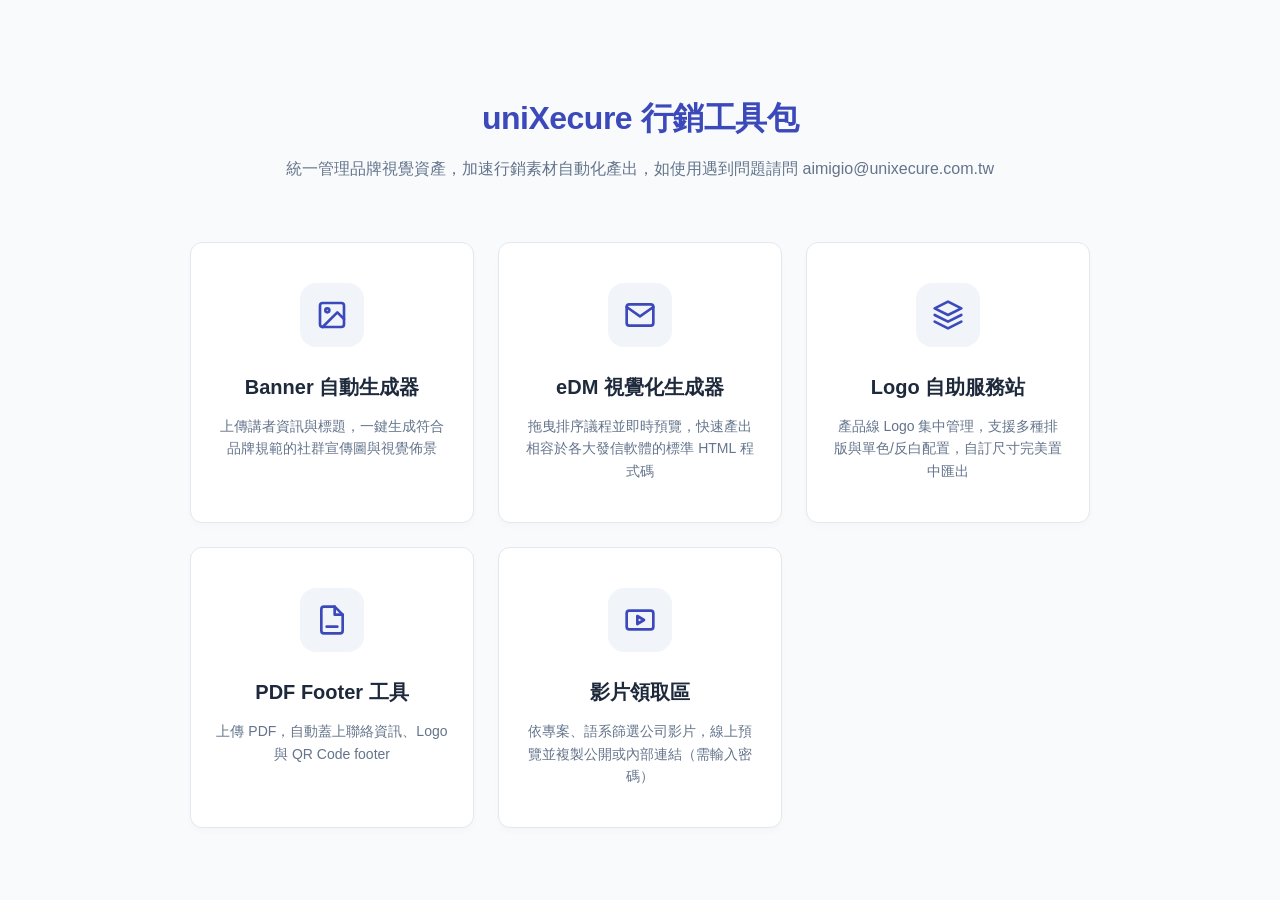
<file: index.html>
<!DOCTYPE html>
<html lang="zh-TW">
<head>
    <meta charset="UTF-8">
    <meta name="viewport" content="width=device-width, initial-width=1.0">
    <title>行銷設計自動化工具包｜uniXecure</title>
    <link rel="icon" href="https://www.unixecure.com/favicon.ico" type="image/x-icon">
    <link rel="stylesheet" href="./style.css">
<style>
    /* --- Dashboard 專屬網格與卡片樣式 --- */
    .tools-grid {
        display: grid;
        grid-template-columns: repeat(auto-fit, minmax(260px, 1fr));
        gap: 24px;
        margin-top: 40px;
    }
    
    .tool-card {
        background: #ffffff;
        border: 1px solid var(--border-color);
        border-radius: 12px;
        padding: 40px 24px;
        text-align: center;
        text-decoration: none;
        transition: all 0.3s ease;
        box-shadow: 0 4px 6px rgba(0,0,0,0.02);
        display: flex;
        flex-direction: column;
        align-items: center;
    }
    
    .tool-card:hover {
        transform: translateY(-5px);
        box-shadow: 0 12px 20px rgba(60, 73, 186, 0.1);
        border-color: var(--primary);
    }
    
    .tool-icon {
        width: 64px;
        height: 64px;
        background: #f1f5f9;
        border-radius: 16px;
        display: flex;
        align-items: center;
        justify-content: center;
        margin-bottom: 24px;
        color: var(--primary);
        transition: background 0.3s ease;
    }
    
    .tool-card:hover .tool-icon {
        background: #e0e7ff;
    }

    .tool-card h2 {
        font-size: 20px;
        font-weight: bold;
        margin: 0 0 12px 0;
        color: var(--text-main);
    }
    
    .tool-card p {
        font-size: 14px;
        color: var(--text-muted);
        margin: 0;
        line-height: 1.6;
    }
</style>
</head>
<body class="dashboard-body">

    <div class="container">
        <header class="dashboard-header">
            <h1>uniXecure 行銷工具包</h1>
            <p style="color: var(--text-muted); font-size: 16px; margin-top: 8px;">
                統一管理品牌視覺資產，加速行銷素材自動化產出，如使用遇到問題請問 aimigio@unixecure.com.tw
            </p>
        </header>
        
        <main class="tools-grid">
            
            <a href="./banner-maker/index.html" class="tool-card">
                <div class="tool-icon">
                    <svg width="32" height="32" viewBox="0 0 24 24" fill="none" stroke="currentColor" stroke-width="2" stroke-linecap="round" stroke-linejoin="round">
                        <rect x="3" y="3" width="18" height="18" rx="2" ry="2"></rect>
                        <circle cx="8.5" cy="8.5" r="1.5"></circle>
                        <polyline points="21 15 16 10 5 21"></polyline>
                    </svg>
                </div>
                <h2>Banner 自動生成器</h2>
                <p>上傳講者資訊與標題，一鍵生成符合品牌規範的社群宣傳圖與視覺佈景</p>
            </a>

            <a href="./edm-editor/index.html" class="tool-card">
                <div class="tool-icon">
                    <svg width="32" height="32" viewBox="0 0 24 24" fill="none" stroke="currentColor" stroke-width="2" stroke-linecap="round" stroke-linejoin="round">
                        <path d="M4 4h16c1.1 0 2 .9 2 2v12c0 1.1-.9 2-2 2H4c-1.1 0-2-.9-2-2V6c0-1.1.9-2 2-2z"></path>
                        <polyline points="22,6 12,13 2,6"></polyline>
                    </svg>
                </div>
                <h2>eDM 視覺化生成器</h2>
                <p>拖曳排序議程並即時預覽，快速產出相容於各大發信軟體的標準 HTML 程式碼</p>
            </a>

            <a href="./logo-portal/index.html" class="tool-card">
                <div class="tool-icon">
                    <svg width="32" height="32" viewBox="0 0 24 24" fill="none" stroke="currentColor" stroke-width="2" stroke-linecap="round" stroke-linejoin="round">
                        <polygon points="12 2 2 7 12 12 22 7 12 2"></polygon>
                        <polyline points="2 17 12 22 22 17"></polyline>
                        <polyline points="2 12 12 17 22 12"></polyline>
                    </svg>
                </div>
                <h2>Logo 自助服務站</h2>
                <p>產品線 Logo 集中管理，支援多種排版與單色/反白配置，自訂尺寸完美置中匯出</p>
            </a>

            <a href="./pdf-footer/index.html" class="tool-card">
                <div class="tool-icon">
                    <svg width="32" height="32" viewBox="0 0 24 24" fill="none" stroke="currentColor" stroke-width="2" stroke-linecap="round" stroke-linejoin="round">
                        <path d="M14 2H6a2 2 0 0 0-2 2v16a2 2 0 0 0 2 2h12a2 2 0 0 0 2-2V8z"></path>
                        <polyline points="14 2 14 8 20 8"></polyline>
                        <line x1="8" y1="17" x2="16" y2="17"></line>
                    </svg>
                </div>
                <h2>PDF Footer 工具</h2>
                <p>上傳 PDF，自動蓋上聯絡資訊、Logo 與 QR Code footer</p>
            </a>

            <a href="./video-hub/index.html" class="tool-card">
                <div class="tool-icon">
                    <svg width="32" height="32" viewBox="0 0 24 24" fill="none" stroke="currentColor" stroke-width="2" stroke-linecap="round" stroke-linejoin="round">
                        <rect x="2" y="5" width="20" height="14" rx="2"></rect>
                        <polygon points="10 9 15 12 10 15 10 9"></polygon>
                    </svg>
                </div>
                <h2>影片領取區</h2>
                <p>依專案、語系篩選公司影片，線上預覽並複製公開或內部連結（需輸入密碼）</p>
            </a>

        </main>
    </div>

<script src="./js/common.js"></script>
</body>
</html>
</file>
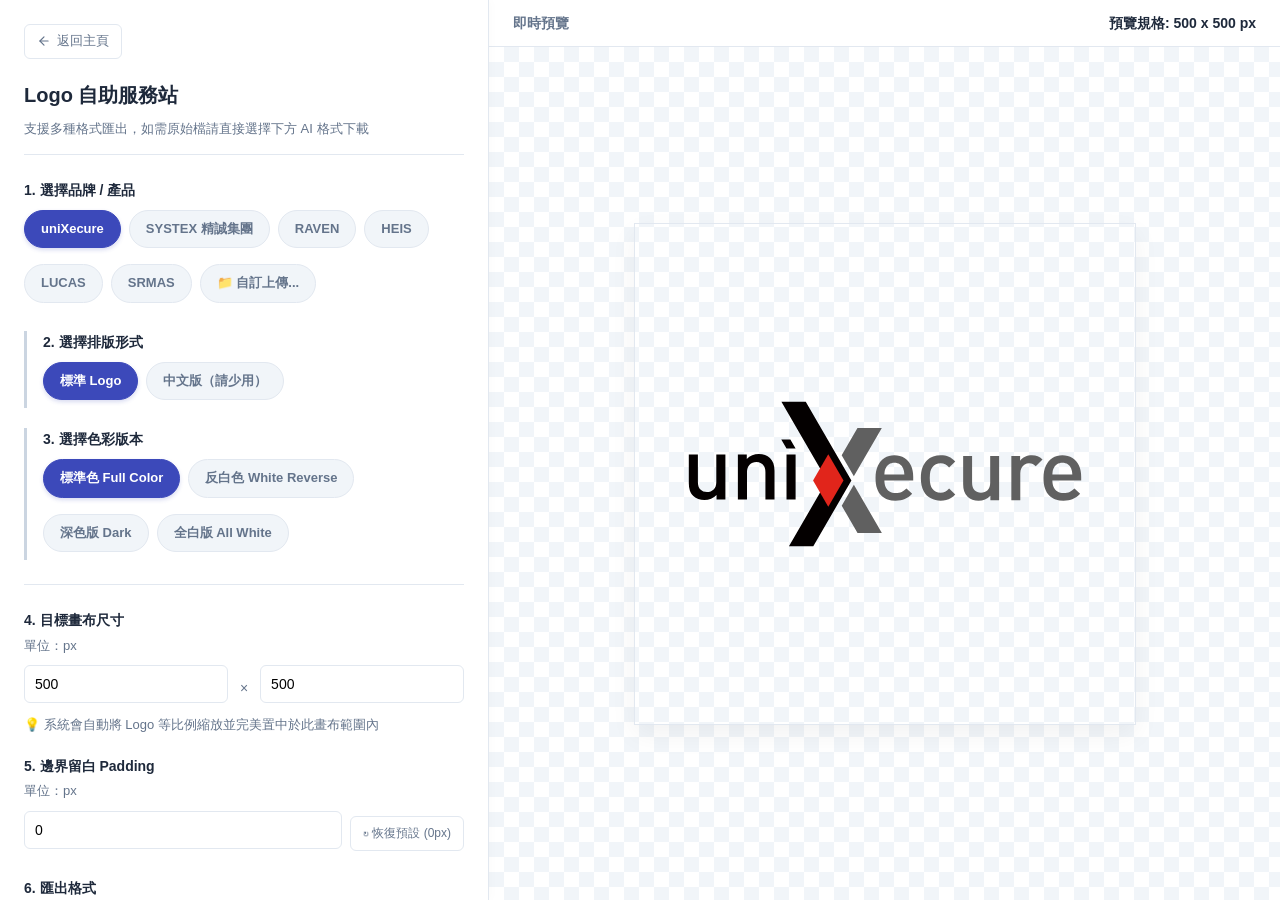
<file: logo-portal/index.html>
<!DOCTYPE html>
<html lang="zh-TW">
<head>
    <meta charset="UTF-8">
    <title>Logo 自助服務站｜uniXecure</title>
    <link rel="icon" href="https://www.unixecure.com/favicon.ico" type="image/x-icon">
    <link rel="stylesheet" href="../style.css">
</head>
<body class="tool-layout">

  <div class="sidebar">
    <a href="../index.html" class="back-to-home">
        <svg width="14" height="14" viewBox="0 0 24 24" fill="none" stroke="currentColor" stroke-width="2" stroke-linecap="round" stroke-linejoin="round" style="margin-right: 6px;"><line x1="19" y1="12" x2="5" y2="12"></line><polyline points="12 19 5 12 12 5"></polyline></svg>
        返回主頁
    </a>
    <div class="header">
      <h1>Logo 自助服務站</h1>
      <p>支援多種格式匯出，如需原始檔請直接選擇下方 AI 格式下載</p>
    </div>

    <div class="form-group">
      <label>1. 選擇品牌 / 產品</label>
      <div class="radio-group" id="brand-group">
        <div class="radio-pill"><input type="radio" name="brand" id="b-uni" value="unixecure"><label for="b-uni">uniXecure</label></div>
        <div class="radio-pill"><input type="radio" name="brand" id="b-systex" value="systex"><label for="b-systex">SYSTEX 精誠集團</label></div>
        <div class="radio-pill"><input type="radio" name="brand" id="b-raven" value="raven"><label for="b-raven">RAVEN</label></div>
        <div class="radio-pill"><input type="radio" name="brand" id="b-heis" value="heis"><label for="b-heis">HEIS</label></div>
        <div class="radio-pill"><input type="radio" name="brand" id="b-lucas" value="lucas"><label for="b-lucas">LUCAS</label></div>
        <div class="radio-pill"><input type="radio" name="brand" id="b-srmas" value="srmas"><label for="b-srmas">SRMAS</label></div>
        <div id="agent-brands-container" style="display:contents;"></div>
        <div class="radio-pill"><input type="radio" name="brand" id="b-upload" value="upload"><label for="b-upload">📁 自訂上傳...</label></div>
      </div>
      
      <div id="upload-area" style="display: none; margin-top: 12px;">
        <div class="file-upload-wrapper">
          <label class="file-upload-btn" style="width: 100%; text-align: center;">
            點擊選擇本地檔案...
            <input type="file" id="f-upload" accept="image/png, image/jpeg, image/svg+xml" onchange="handleFileUpload(event)">
          </label>
        </div>
      </div>
    </div>

    <div class="form-group dynamic-section" id="layout-section">
      <label>2. 選擇排版形式</label>
      <div class="radio-group" id="layout-group"></div>
    </div>

    <div class="form-group dynamic-section" id="color-section">
      <label>3. 選擇色彩版本</label>
      <div class="radio-group" id="color-group"></div>
    </div>

    <hr style="border:0; border-top:1px solid #e2e8f0; margin: 24px 0;">

    <div class="form-group">
      <label>4. 目標畫布尺寸</label>
      <p class="field-hint" style="margin-top:-4px;">單位：px</p>
      <div class="size-inputs">
        <input type="number" id="f-width" class="input-field" value="500" min="50" oninput="drawCanvas()" placeholder="寬度">
        <span>×</span>
        <input type="number" id="f-height" class="input-field" value="500" min="50" oninput="drawCanvas()" placeholder="高度">
      </div>
      <p class="field-hint">💡 系統會自動將 Logo 等比例縮放並完美置中於此畫布範圍內</p>
    </div>

    <div class="form-group">
      <label>5. 邊界留白 Padding</label>
      <p class="field-hint" style="margin-top:-4px;">單位：px</p>
      <div class="padding-wrapper">
        <input type="number" id="f-padding" class="input-field" value="0" min="0" oninput="drawCanvas()" style="flex:1;">
        <button type="button" class="btn-sm-outline" onclick="resetPadding()">↻ 恢復預設 (0px)</button>
      </div>
    </div>

    <div class="form-group">
      <label>6. 匯出格式</label>
      <div class="radio-group">
        <div class="radio-pill"><input type="radio" name="format" id="fmt-png" value="png" checked onchange="handleFormatChange()"><label for="fmt-png">PNG 透明底</label></div>
        <div class="radio-pill"><input type="radio" name="format" id="fmt-jpg" value="jpg" onchange="handleFormatChange()"><label for="fmt-jpg">JPG 含背景</label></div>
        <div class="radio-pill"><input type="radio" name="format" id="fmt-svg" value="svg" onchange="handleFormatChange()"><label for="fmt-svg">SVG 向量檔</label></div>
        <div class="radio-pill"><input type="radio" name="format" id="fmt-ai" value="ai" onchange="handleFormatChange()"><label for="fmt-ai">AI 原始檔</label></div>
      </div>
      <p id="format-hint" style="font-size: 13px; font-weight: bold; color: var(--primary); margin-top: 12px; display: none;"></p>
    </div>

    <div class="form-group">
      <label>7. 畫布背景設定</label>
      <div class="radio-group">
        <div class="radio-pill"><input type="radio" name="bg" id="bg-trans" value="transparent" checked onchange="drawCanvas()"><label for="bg-trans">透明背景</label></div>
        <div class="radio-pill"><input type="radio" name="bg" id="bg-white" value="#ffffff" onchange="drawCanvas()"><label for="bg-white">純白背景</label></div>
        <div class="radio-pill"><input type="radio" name="bg" id="bg-custom" value="custom" onchange="drawCanvas()"><label for="bg-custom">自訂顏色</label></div>
      </div>
      <div class="color-picker-wrapper" id="custom-bg-picker">
        <input type="color" id="f-bg-color" value="#f8fafc" oninput="drawCanvas()">
        <span style="font-size: 13px;">選擇顏色</span>
      </div>
    </div>

    <button class="btn-download" id="main-download-btn" onclick="downloadImage()">
      <svg xmlns="http://www.w3.org/2000/svg" width="20" height="20" viewBox="0 0 24 24" fill="none" stroke="currentColor" stroke-width="2" stroke-linecap="round" stroke-linejoin="round" style="margin-right: 8px;">
        <path d="M21 15v4a2 2 0 0 1-2 2H5a2 2 0 0 1-2-2v-4"></path>
        <polyline points="7 10 12 15 17 10"></polyline>
        <line x1="12" y1="15" x2="12" y2="3"></line>
      </svg>
      <span>下載 PNG 圖檔</span>
    </button>
  </div>

  <div class="preview-container">
    <div class="preview-header">
      <span>即時預覽</span>
      <span id="output-info" style="font-weight:bold; text-align: right; word-break: break-all;">畫布初始化中...</span>
    </div>
    <div class="canvas-wrapper">
      <canvas id="preview-canvas"></canvas>
    </div>
  </div>

  <script src="../js/common.js" defer></script>
  <script src="script.js" defer></script>
</body>
</html>
</file>
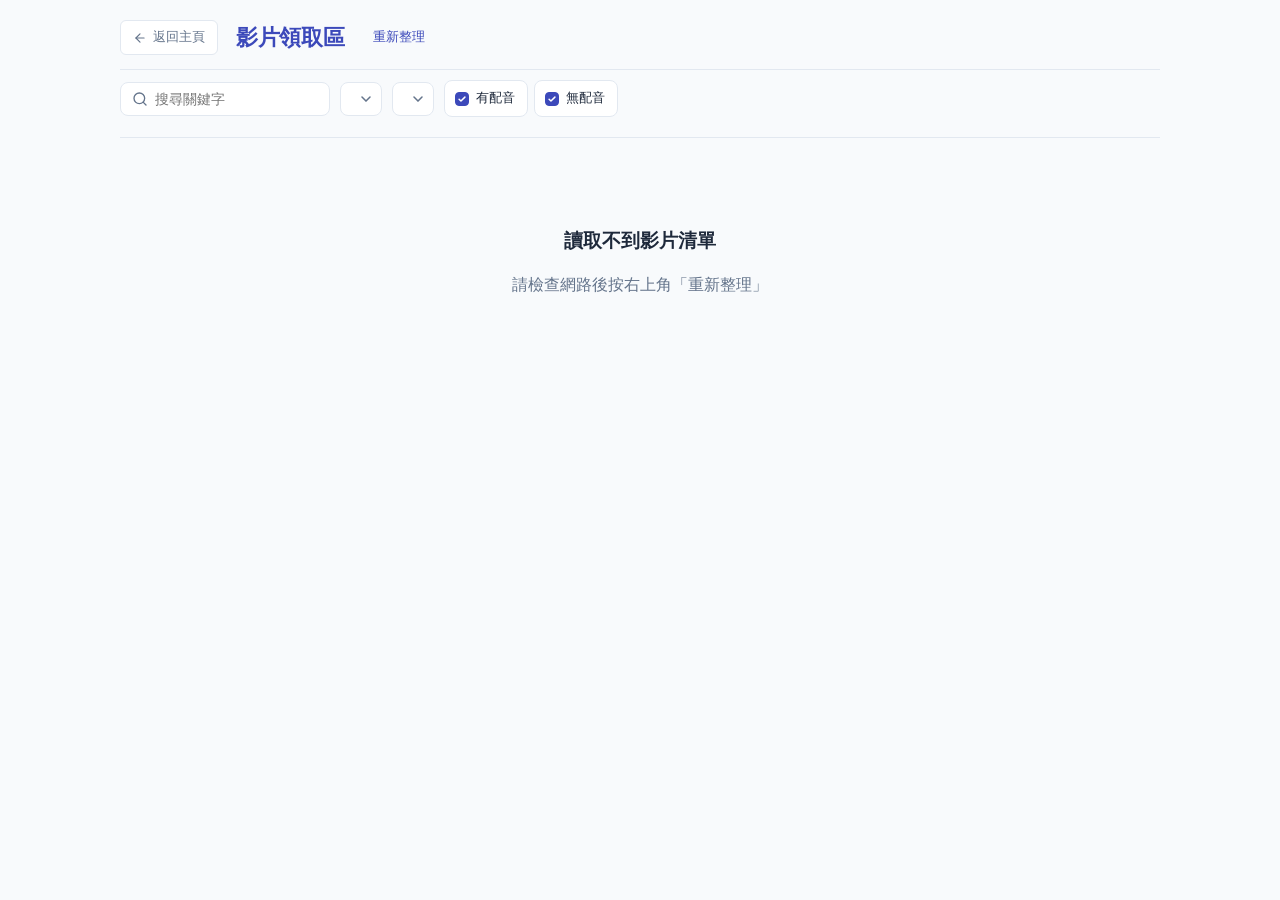
<file: video-hub/index.html>
<!DOCTYPE html>
<html lang="zh-TW">
<head>
    <meta charset="UTF-8">
    <meta name="viewport" content="width=device-width, initial-scale=1.0">
    <meta name="robots" content="noindex, nofollow">
    <title>影片領取區｜uniXecure</title>
    <link rel="icon" href="https://www.unixecure.com/favicon.ico" type="image/x-icon">
    <link rel="stylesheet" href="../style.css">
    <style>
        .vh-wrap { max-width: 1040px; margin: 0 auto; padding: 16px 20px 80px; }

        /* 頂部：標題、連結說明、更新資訊同一排 */
        .vh-top { display: flex; align-items: center; gap: 10px 18px; flex-wrap: wrap; padding: 4px 0 14px; }
        .vh-top .back-to-home { margin: 0; flex-shrink: 0; }
        .vh-top h1 { margin: 0; font-size: 22px; color: var(--primary); letter-spacing: -0.3px; white-space: nowrap; }
        .vh-meta { display: flex; align-items: center; gap: 10px; font-size: 12.5px; color: var(--text-muted); white-space: nowrap; }
        .vh-link-btn { background: none; border: none; padding: 0; color: var(--primary); font-size: 12.5px; cursor: pointer; font-family: inherit; }
        .vh-link-btn:hover { text-decoration: underline; }

        /* 篩選列 */
        .vh-sticky { display: contents; }
        .vh-toolbar { z-index: 20; background: rgba(248, 250, 252, 0.95); backdrop-filter: blur(8px); padding: 10px 0; border-top: 1px solid var(--border-color); border-bottom: 1px solid var(--border-color); display: flex; flex-direction: column; gap: 10px; }
        .vh-row { display: flex; align-items: center; gap: 10px; flex-wrap: wrap; }
        .vh-ftoggle { display: none; align-items: center; gap: 6px; padding: 8px 12px; border: 1px solid var(--border-color); border-radius: 8px; background: #fff; font-size: 14px; font-family: inherit; color: var(--text-main); cursor: pointer; }
        .vh-ftoggle[aria-expanded="true"] { border-color: var(--primary); color: var(--primary); }
        #vh-fcount:not(:empty) { min-width: 18px; padding: 0 5px; box-sizing: border-box; border-radius: 999px; background: var(--primary); color: #fff; font-size: 11.5px; font-weight: 700; line-height: 18px; text-align: center; }
        .vh-search { position: relative; flex: 0 1 210px; min-width: 150px; }
        .vh-search svg { position: absolute; left: 12px; top: 50%; transform: translateY(-50%); color: var(--text-muted); pointer-events: none; }
        .vh-search input { width: 100%; box-sizing: border-box; padding: 8px 12px 8px 34px; border: 1px solid var(--border-color); border-radius: 8px; font-size: 14px; background: #fff; font-family: inherit; color: var(--text-main); }
        .vh-search input:focus, .vh-select:focus { outline: none; border-color: var(--primary); box-shadow: 0 0 0 3px rgba(60, 73, 186, 0.1); }
        .vh-select { appearance: none; -webkit-appearance: none; border: 1px solid var(--border-color); border-radius: 8px; background: #fff url("data:image/svg+xml,%3Csvg xmlns='http://www.w3.org/2000/svg' width='10' height='6' viewBox='0 0 10 6'%3E%3Cpath d='M1 1l4 4 4-4' stroke='%2364748b' stroke-width='1.5' fill='none' stroke-linecap='round'/%3E%3C/svg%3E") no-repeat right 10px center; padding: 8px 28px 8px 12px; font-size: 14px; font-family: inherit; color: var(--text-main); cursor: pointer; max-width: 200px; }
        .vh-select.on { border-color: var(--primary); color: var(--primary); font-weight: 700; background-color: rgba(60, 73, 186, 0.05); }
        .vh-pill-group { display: inline-flex; align-items: center; gap: 6px; flex-wrap: wrap; }
        .vh-pill { cursor: pointer; }
        .vh-pill input { position: absolute; opacity: 0; pointer-events: none; }
        .vh-pillbtn { display: inline-block; padding: 6px 13px; border: 1px solid var(--border-color); border-radius: 999px; background: #fff; font-size: 13px; color: var(--text-main); font-family: inherit; cursor: pointer; transition: all 0.15s ease; }
        .vh-pillbtn:hover { border-color: var(--primary); color: var(--primary); }
        .vh-pillbtn[style] { color: var(--pc); border-color: color-mix(in srgb, var(--pc) 45%, #fff); font-weight: 600; }
        .vh-pillbtn[style]:hover { border-color: var(--pc); background: color-mix(in srgb, var(--pc) 7%, #fff); color: var(--pc); }
        .vh-pillbtn[aria-pressed="true"] { background: var(--primary); border-color: var(--primary); color: #fff; font-weight: 700; }
        .vh-pillbtn[style][aria-pressed="true"] { background: var(--pc); border-color: var(--pc); color: #fff; }
        .vh-pill span { display: inline-flex; align-items: center; gap: 7px; padding: 7px 12px 7px 10px; border: 1px solid var(--border-color); border-radius: 8px; background: #fff; font-size: 13px; color: var(--text-main); transition: border-color 0.15s ease; }
        .vh-pill span::before { content: ''; width: 14px; height: 14px; box-sizing: border-box; border: 1.5px solid #b3bccb; border-radius: 4px; background: #fff center / 10px no-repeat; }
        .vh-pill:hover span { border-color: var(--primary); }
        .vh-pill input:checked + span::before { border-color: var(--primary); background-color: var(--primary); background-image: url("data:image/svg+xml,%3Csvg xmlns='http://www.w3.org/2000/svg' viewBox='0 0 24 24' fill='none' stroke='white' stroke-width='3.5' stroke-linecap='round' stroke-linejoin='round'%3E%3Cpath d='M5 12.5l4.5 4.5L19 7.5'/%3E%3C/svg%3E"); }
        .vh-pill input:focus-visible + span { box-shadow: 0 0 0 3px rgba(60, 73, 186, 0.25); }
        #vh-count { font-size: 14px; color: var(--text-muted); white-space: nowrap; margin-left: auto; }
        #vh-count b { color: var(--primary); font-size: 16px; }

        /* 影片列表：外層一張卡片（依專案時一組一張），裡面一支影片一行 */
        .vh-list { display: flex; flex-direction: column; gap: 14px; margin-top: 18px; }
        .vh-gcard { background: #fff; border: 1px solid var(--border-color); border-radius: 12px; overflow: hidden; }
        .vh-group { display: flex; align-items: baseline; gap: 8px; margin: 0; padding: 16px 16px 6px; font-size: 18px; font-weight: 800; }
        .vh-group small { white-space: nowrap; font-size: 12.5px; font-weight: 400; color: var(--text-muted); }
        .vh-item { display: flex; align-items: center; gap: 12px; min-height: 48px; box-sizing: border-box; padding: 8px 12px 8px 16px; border-top: 1px solid #eef1f6; transition: background 0.15s ease; }
        .vh-group + .vh-item, .vh-gcard > .vh-item:first-child { border-top: none; }
        .vh-item.can-open { cursor: pointer; }
        .vh-item.can-open:hover, .vh-item.can-open:focus-visible { outline: none; background: #f8fafc; }
        .vh-lang { flex-shrink: 0; text-align: center; background: #eef1f6; color: #334155; font-size: 11.5px; font-weight: 600; padding: 2px 7px; border-radius: 999px; white-space: nowrap; }
        .vh-main { flex: 1; min-width: 0; display: flex; align-items: center; gap: 8px; }
        .vh-title { flex-shrink: 0; max-width: 60%; font-size: 14.5px; font-weight: 800; line-height: 1.4; color: var(--text-main); white-space: nowrap; overflow: hidden; text-overflow: ellipsis; }
        .vh-plus { margin: 0 5px; font-weight: 400; font-size: 12px; color: #b3bccb; }
        .vh-sep { margin: 0 5px; font-weight: 400; color: #b3bccb; }
        .vh-chip { flex-shrink: 0; font-size: 11px; font-weight: 700; padding: 1px 8px; border-radius: 999px; background: #eef1f6; color: #475569; white-space: nowrap; }
        .vh-chip.ver { background: #334155; color: #fff; }
        .vh-chip.dub { background: rgba(255, 180, 21, 0.22); color: #7a5300; }
        .vh-desc { flex: 1; min-width: 0; font-size: 12.5px; color: var(--text-muted); white-space: nowrap; overflow: hidden; text-overflow: ellipsis; }
        .vh-desc a { color: var(--primary); text-decoration: none; }
        .vh-desc a:hover { text-decoration: underline; }
        .vh-actions { display: flex; align-items: center; gap: 6px; flex-shrink: 0; }
        .vh-new { flex-shrink: 0; background: var(--danger); color: #fff; font-size: 10.5px; font-weight: 700; padding: 1px 7px; border-radius: 999px; }
        .vh-when { margin-right: 4px; font-size: 11.5px; color: var(--text-muted); white-space: nowrap; font-variant-numeric: tabular-nums; }
        .vh-btn { justify-content: center; border: 1px solid var(--border-color); background: #fff; color: var(--text-main); font-family: inherit; font-size: 12.5px; font-weight: 600; padding: 5px 11px; border-radius: 7px; cursor: pointer; display: inline-flex; align-items: center; gap: 6px; white-space: nowrap; }
        .vh-btn:hover:not(:disabled) { border-color: var(--primary); background: rgba(60, 73, 186, 0.06); color: var(--primary); }
        .vh-btn:disabled { opacity: 0.45; cursor: default; }

        .vh-state { grid-column: 1 / -1; text-align: center; padding: 70px 20px; color: var(--text-muted); }
        .vh-state h3 { color: var(--text-main); margin: 0 0 8px; }
        .vh-skel { height: 56px; border-radius: 12px; background: linear-gradient(100deg, #eef1f6 30%, #f8fafc 50%, #eef1f6 70%); background-size: 200% 100%; animation: vh-shine 1.3s linear infinite; }
        @keyframes vh-shine { to { background-position: -200% 0; } }

        .vh-btn { text-decoration: none; }

        #vh-toast { position: fixed; left: 50%; bottom: 32px; transform: translate(-50%, 20px); background: #0f172a; color: #fff; padding: 10px 18px; border-radius: 999px; font-size: 14px; opacity: 0; pointer-events: none; transition: all 0.25s ease; z-index: 300; }
        #vh-toast.error { background: var(--danger); }
        .vh-btn.done { border-color: #15803d; color: #15803d; background: rgba(21, 128, 61, 0.07); }
        #vh-toast.show { opacity: 1; transform: translate(-50%, 0); }

        @media (min-width: 900px) {
            .vh-toolbar { position: sticky; top: 0; }
        }
        @media (max-width: 640px) {
            .vh-list { gap: 10px; }
            /* 語系一欄，標題、說明、日期與按鈕都對齊在第二欄 */
            .vh-item { display: grid; grid-template-columns: auto 1fr auto; align-items: center; gap: 6px 8px; padding: 10px 12px; }
            .vh-main { flex-wrap: wrap; gap: 4px 8px; }
            .vh-title { max-width: 100%; white-space: normal; }
            .vh-desc { flex-basis: 100%; white-space: normal; display: -webkit-box; -webkit-line-clamp: 2; -webkit-box-orient: vertical; }
            .vh-lang { align-self: start; margin-top: 1px; }
            .vh-when { align-self: start; margin: 2px 0 0; }
            .vh-actions { grid-column: 2 / 4; justify-content: flex-end; }
            .vh-actions:empty { display: none; }
            /* 返回列和篩選列固定在上方；篩選收進「篩選」按鈕，第一排只留 搜尋｜支數｜篩選 */
            .vh-sticky { display: block; position: sticky; top: 0; z-index: 20; margin: -16px -20px 0; padding: 12px 20px 0; background: #f8fafc; max-height: 100vh; overflow-y: auto; }
            .vh-top { padding-bottom: 10px; }
            .vh-toolbar { border-top: none; }
            .vh-search { flex: 1 1 0; min-width: 0; order: 0; }
            #vh-count { order: 1; flex: none; margin-left: 0; }
            .vh-ftoggle { display: inline-flex; order: 2; }
            .vh-select, .vh-fdub { order: 3; }
            .vh-toolbar:not(.open) .vh-select, .vh-toolbar:not(.open) .vh-fdub, .vh-toolbar:not(.open) .vh-frow { display: none; }
            .vh-select { max-width: none; min-width: 0; flex: 1 1 45%; }
            #f-group { flex-basis: 100%; }
        }
    </style>
</head>
<body>
    <div class="vh-wrap">
        <div class="vh-sticky">
        <div class="vh-top">
            <a href="../index.html" class="back-to-home">
                <svg width="14" height="14" viewBox="0 0 24 24" fill="none" stroke="currentColor" stroke-width="2" stroke-linecap="round" stroke-linejoin="round" style="margin-right: 6px;"><line x1="19" y1="12" x2="5" y2="12"></line><polyline points="12 19 5 12 12 5"></polyline></svg>
                返回主頁
            </a>
            <h1>影片領取區</h1>
            <div class="vh-meta">
                <span id="vh-updated"></span>
                <button type="button" class="vh-link-btn" id="vh-refresh">重新整理</button>
            </div>
        </div>

        <div class="vh-toolbar" id="vh-toolbar">
            <div class="vh-row">
                <div class="vh-search">
                    <svg width="16" height="16" viewBox="0 0 24 24" fill="none" stroke="currentColor" stroke-width="2" stroke-linecap="round" stroke-linejoin="round"><circle cx="11" cy="11" r="8"></circle><line x1="21" y1="21" x2="16.65" y2="16.65"></line></svg>
                    <input id="vh-q" type="search" placeholder="搜尋關鍵字" autocomplete="off">
                </div>
                <button type="button" class="vh-ftoggle" id="vh-ftoggle" aria-expanded="false" aria-controls="vh-toolbar">篩選<span id="vh-fcount"></span></button>
                <select class="vh-select" id="f-group" data-key="group" aria-label="專案"></select>
                <select class="vh-select" id="f-lang" data-key="lang" aria-label="語系"></select>
                <div class="vh-pill-group vh-fdub" role="group" aria-label="配音">
                    <label class="vh-pill"><input type="checkbox" name="dub" value="配音" checked><span>有配音</span></label>
                    <label class="vh-pill"><input type="checkbox" name="dub" value="無" checked><span>無配音</span></label>
                </div>
                <span id="vh-count"></span>
            </div>
            <div class="vh-row vh-frow">
                <div class="vh-pill-group" id="f-product"></div>
            </div>
        </div>
        </div>

        <main id="vh-list" class="vh-list"></main>
    </div>


    <div id="vh-toast" role="status" aria-live="polite"></div>

    <script src="script.js"></script>
</body>
</html>
</file>
<file: style.css>
/* =========================================
   1. 全域變數與基礎字體設定 (三份 HTML 共用)
   ========================================= */
:root {
  --primary: #3c49ba;
  --secondary: #ffb415;
  --danger: #E1251B;
  --bg-color: #ffffff;
  --border-color: #e2e8f0;
  --text-main: #1e293b;
  --text-muted: #64748b;
}

body {
  margin: 0; 
  padding: 0;
  font-family: 'Helvetica Neue', Helvetica, Arial, 'Microsoft JhengHei', sans-serif;
  background-color: #f8fafc; 
  color: var(--text-main);
  line-height: 1.6;
}

/* =========================================
   2. 首頁專屬排版 (index.html 專用)
   ========================================= */
.dashboard-body {
  display: flex; flex-direction: column; align-items: center; justify-content: center; min-height: 100vh;
}
.container { width: 100%; max-width: 900px; padding: 40px 20px; }
.dashboard-header { text-align: center; margin-bottom: 60px; }
.dashboard-header h1 { font-size: 32px; font-weight: 700; color: var(--primary); margin-bottom: 12px; letter-spacing: -0.5px; }
.dashboard-header p { font-size: 16px; color: var(--text-muted); }
.tools-grid { display: grid; grid-template-columns: repeat(auto-fit, minmax(320px, 1fr)); gap: 30px; }
.tool-card { background-color: var(--bg-color); border: 1px solid var(--border-color); border-radius: 12px; padding: 40px 32px; text-decoration: none; color: inherit; transition: all 0.3s ease; box-shadow: 0 4px 6px rgba(0, 0, 0, 0.02); display: flex; flex-direction: column; align-items: flex-start; }
.tool-card:hover { transform: translateY(-4px); border-color: var(--primary); box-shadow: 0 12px 24px rgba(60, 73, 186, 0.15); }
.icon-wrapper { width: 48px; height: 48px; background-color: rgba(60, 73, 186, 0.08); border-radius: 10px; display: flex; align-items: center; justify-content: center; margin-bottom: 24px; color: var(--primary); }
.tool-title { font-size: 20px; font-weight: 600; margin-bottom: 8px; }
.tool-desc { font-size: 14px; color: var(--text-muted); margin-bottom: 24px; flex-grow: 1; }
.action-link { font-size: 14px; font-weight: 600; color: var(--primary); display: flex; align-items: center; gap: 4px; }
.action-link svg { transition: transform 0.2s ease; }
.tool-card:hover .action-link svg { transform: translateX(4px); }

/* =========================================
   3. 工具頁面共用排版 (Banner & EDM 專用)
   ========================================= */
.tool-layout {
  display: flex; 
  height: 100vh; 
  overflow: hidden;
}

.sidebar {
  width: 440px; 
  background-color: var(--bg-color);
  border-right: 1px solid var(--border-color);
  padding: 24px; 
  overflow-y: auto;
  box-shadow: 2px 0 10px rgba(0,0,0,0.02); 
  z-index: 10;
}

.header { margin-bottom: 24px; padding-bottom: 16px; border-bottom: 1px solid var(--border-color); }
.header h1 { margin: 0; font-size: 20px; color: var(--text-main); }
.header p { margin: 8px 0 0 0; font-size: 13px; color: var(--text-muted); line-height: 1.5;}

.preview-container {
  flex: 1; display: flex; flex-direction: column;
}

/* =========================================
   4. 表單與輸入框共用組件
   ========================================= */
.form-group { margin-bottom: 20px; }
.form-group label { display: block; font-size: 14px; font-weight: bold; margin-bottom: 8px; color: var(--text-main); }
.field-hint { margin: 4px 0 10px 0; font-size: 13px; color: var(--text-muted); line-height: 1.5; }

.input-field {
  width: 100%; padding: 10px; border: 1px solid var(--border-color);
  border-radius: 6px; font-size: 14px; box-sizing: border-box;
  transition: border-color 0.2s; margin-bottom: 8px;
  -webkit-appearance: none; appearance: none;
}
.input-field:focus { outline: none; border-color: var(--primary); box-shadow: 0 0 0 3px rgba(60, 73, 186, 0.1); }

/* =========================================
   5. 卡片與工具列共用組件
   ========================================= */
.section-card {
  background-color: #f8fafc; border: 1px solid var(--border-color);
  border-radius: 8px; padding: 16px; margin-bottom: 24px;
}
.section-card-primary {
  background-color: rgba(60, 73, 186, 0.06); border: 1px solid rgba(60, 73, 186, 0.25);
  border-radius: 8px; padding: 16px; margin-bottom: 24px;
}
.section-card-header {
  display: flex; align-items: center; gap: 10px; font-size: 15px;
  font-weight: bold; margin-bottom: 16px; padding-bottom: 12px; border-bottom: 1px solid var(--border-color); cursor: pointer;
}
.section-card-header.collapsed { margin-bottom: 0; padding-bottom: 0; border-bottom: none; }
.section-card-header input[type="checkbox"] { width: 20px; height: 20px; flex-shrink: 0; cursor: pointer; accent-color: var(--primary); }

.toolbar { display: flex; border: 1px solid var(--border-color); border-radius: 6px; overflow: hidden; width: fit-content; margin-bottom: 8px; }
.toolbar-btn {
  cursor: pointer; background: #fff; border: none; border-right: 1px solid var(--border-color);
  padding: 6px 12px; font-size: 13px; transition: background 0.1s;
}
.toolbar-btn:last-child { border-right: none; }
.toolbar-btn:hover { background: #f1f5f9; }

/* =========================================
   6. 下載按鈕共用樣式
   ========================================= */
.btn-download {
  box-sizing: border-box;
  display: flex; justify-content: center; align-items: center; gap: 8px;
  width: 100%; padding: 16px; background: linear-gradient(135deg, var(--primary), #2563eb);
  color: white; text-align: center; border: none; border-radius: 8px; 
  font-size: 16px; font-weight: bold; letter-spacing: 1px;
  cursor: pointer; box-shadow: 0 4px 6px -1px rgba(60, 73, 186, 0.4);
  transition: all 0.2s ease; margin-top: 30px; margin-bottom: 80px;
}
.btn-download:hover { transform: translateY(-2px); box-shadow: 0 6px 12px -2px rgba(60, 73, 186, 0.5); }
.btn-download:active { transform: translateY(0); box-shadow: 0 2px 4px -1px rgba(60, 73, 186, 0.4); }
.btn-download:disabled { opacity: 0.5; cursor: not-allowed; box-shadow: none; transform: none; }


/* ==========================================
   7. 共用返回主頁按鈕樣式 (Sidebar 內嵌版)
   ========================================== */
.back-to-home {
  display: inline-flex;
  align-items: center;
  padding: 6px 12px;
  background-color: var(--bg-color);
  color: var(--text-muted); /* 使用次要文字顏色，避免搶走大標題風采 */
  border: 1px solid var(--border-color);
  border-radius: 6px;
  text-decoration: none;
  font-size: 13px;
  font-weight: 500;
  margin-bottom: 20px; /* 與下方大標題保持呼吸空間 */
  transition: all 0.2s ease;
}

.back-to-home:hover {
  color: var(--primary);
  border-color: var(--primary);
  background-color: #f8fafc;
  transform: translateY(-1px);
}

/* =========================================
   8. 共用預覽區與畫布 (Banner, EDM, Logo 統一規格)
   ========================================= */
.preview-container {
  background-color: #f1f5f9; /* 統一淺灰底色 */
  display: flex;
  flex-direction: column;
  flex: 1;
}

.preview-header {
  padding: 12px 24px;
  background-color: #fff;
  border-bottom: 1px solid var(--border-color);
  font-size: 14px;
  font-weight: bold;
  color: var(--text-muted);
  display: flex;
  justify-content: space-between;
  align-items: center;
  gap: 16px;
}

.canvas-wrapper {
  flex: 1;
  display: flex;
  align-items: center;
  justify-content: center;
  /* 統一使用透明棋盤格背景，幫助辨識透明圖層 */
  background-image: repeating-linear-gradient(45deg, #f1f5f9 25%, transparent 25%, transparent 75%, #f1f5f9 75%, #f1f5f9), repeating-linear-gradient(45deg, #f1f5f9 25%, #ffffff 25%, #ffffff 75%, #f1f5f9 75%, #f1f5f9);
  background-position: 0 0, 15px 15px;
  background-size: 30px 30px;
  background-color: #ffffff;
  overflow: auto;
  padding: 40px;
}

.canvas-wrapper canvas {
  max-width: 100%;
  max-height: 100%;
  object-fit: contain;
  box-shadow: 0 10px 25px rgba(0,0,0,0.05);
  border: 1px solid var(--border-color);
  /* background-color 將由 JS 動態控制，預設維持透明以顯示棋盤格 */
}

/* =========================================
   9. 共用表單與操作元件庫
   ========================================= */
/* 上傳按鈕 */
.file-upload-wrapper { display: flex; align-items: center; gap: 10px; width: 100%; }
.file-upload-btn { background: #f1f5f9; border: 1px solid var(--border-color); padding: 9px 12px; border-radius: 6px; font-size: 13px; cursor: pointer; color: var(--text-main); white-space: nowrap; }
.file-upload-btn:hover { background: #e2e8f0; }
input[type="file"] { display: none; }

/* Radio 藥丸按鈕 */
.radio-group { display: flex; flex-wrap: wrap; gap: 8px; margin-top: 8px; }
.radio-pill { position: relative; }
.radio-pill input[type="radio"] { position: absolute; opacity: 0; width: 0; height: 0; }
.radio-pill label { display: inline-block; padding: 8px 16px; background: #f1f5f9; border: 1px solid var(--border-color); border-radius: 20px; font-size: 13px; color: var(--text-muted); cursor: pointer; transition: all 0.2s; user-select: none; }
.radio-pill label:hover { background: #e2e8f0; }
.radio-pill input[type="radio"]:checked + label { background: var(--primary); color: #fff; border-color: var(--primary); font-weight: bold; box-shadow: 0 2px 4px rgba(60, 73, 186, 0.2); }
.radio-pill input[type="radio"]:disabled + label { opacity: 0.5; cursor: not-allowed; background: #f8fafc; color: #cbd5e1; border-color: #f1f5f9; }

/* 通用操作按鈕 (解決 btn-reset 命名衝突) */
.btn-sm-outline { padding: 8px 12px; font-size: 12px; background: #fff; border: 1px solid var(--border-color); border-radius: 6px; cursor: pointer; color: var(--text-muted); transition: 0.2s; white-space: nowrap; }
.btn-sm-outline:hover { background: #f1f5f9; color: var(--text-main); }

.btn-text-link { display: block; width: 100%; text-align: center; background: none; border: none; color: var(--text-muted); font-size: 13px; cursor: pointer; padding: 10px; text-decoration: underline; margin-bottom: 20px; transition: color 0.2s ease; }
.btn-text-link:hover { color: var(--danger); }

/* 色碼選擇器 */
.color-picker-group { display: flex; gap: 15px; margin-bottom: 18px; padding: 10px; background: #f8fafc; border-radius: 6px; border: 1px solid var(--border-color); flex-wrap: wrap; }
.color-item { display: flex; align-items: center; gap: 8px; font-size: 14px; font-weight: bold; width: 100%; }
.color-item input[type="color"], .color-picker-wrapper input[type="color"] { border: none; width: 30px; height: 30px; cursor: pointer; background: none; padding: 0; border: 1px solid #ccc; border-radius: 4px; }
.color-picker-wrapper { display: none; margin-top: 8px; align-items: center; gap: 8px; }
.color-picker-wrapper.active { display: flex; }

/* =========================================
   10. 特定工具專屬細節 (拖曳、動態區塊)
   ========================================= */
/* 動態區塊 (Logo) */
.dynamic-section { display: none; padding-left: 16px; border-left: 3px solid #cbd5e1; margin-top: 12px; animation: fadeIn 0.3s ease-in-out; }
.dynamic-section.active { display: block; }
@keyframes fadeIn { from { opacity: 0; transform: translateY(-5px); } to { opacity: 1; transform: translateY(0); } }
.size-inputs { display: flex; gap: 12px; align-items: center; }
.size-inputs span { color: var(--text-muted); font-size: 14px; }
.padding-wrapper { display: flex; gap: 8px; align-items: center; }

/* 拖曳列表 (EDM) */
.thumb-preview { width: 30px; height: 30px; border-radius: 4px; border: 1px solid var(--border-color); object-fit: contain; background: #fff; flex-shrink: 0; }
.btn-delete { font-size: 13px; color: var(--danger); background: #fff; border: 1px solid #fca5a5; border-radius: 6px; padding: 8px 12px; cursor: pointer; transition: all 0.2s; }
.btn-delete:hover { background: #fef2f2; border-color: var(--danger); }
.drag-handle { cursor: grab; color: #cbd5e1; font-size: 18px; user-select: none; padding-right: 5px; }
.drag-handle:active { cursor: grabbing; }
.sortable-item { display: flex; align-items: flex-start; gap: 10px; margin-bottom: 12px; }
.sortable-content { flex-grow: 1; }

/* EDM iframe 特殊處理 */
iframe { width: 100%; height: 100%; flex-grow: 1; border: none; background-color: #fff; }

/* =========================================
   11. 截圖模式專用狀態
   ========================================= */
/* 當 body 進入截圖模式時，隱藏左側欄與上方標題 */
body.screenshot-mode .sidebar { display: none !important; }
body.screenshot-mode .preview-header { display: none !important; }

/* 浮動提示框樣式 (已移至右下角) */
.screenshot-hint { 
  display: none; 
  position: fixed; 
  bottom: 20px;       /* 從 top 改為 bottom */
  right: 20px;        /* 從 left 改為 right */
  background: rgba(15, 23, 42, 0.95); 
  color: #fff; 
  padding: 14px 20px; 
  border-radius: 8px; 
  font-size: 13px; 
  font-weight: bold; 
  z-index: 10000; 
  box-shadow: 0 4px 12px rgba(0,0,0,0.2); 
  text-align: left;   /* 改為靠左對齊，排版更清爽 */
  backdrop-filter: blur(4px);
  cursor: pointer;    /* 提示使用者可以點擊 */
}

/* 鍵盤快捷鍵樣式 */
.screenshot-hint code { background: rgba(255,255,255,0.2); padding: 2px 6px; border-radius: 4px; margin: 0 4px; }

/* 只有在截圖模式時才顯示提示框 */
body.screenshot-mode .screenshot-hint { display: block; animation: fadeInUp 0.3s ease-out; }
@keyframes fadeInUp { from { opacity: 0; transform: translateY(10px); } to { opacity: 1; transform: translateY(0); } }
</file>
